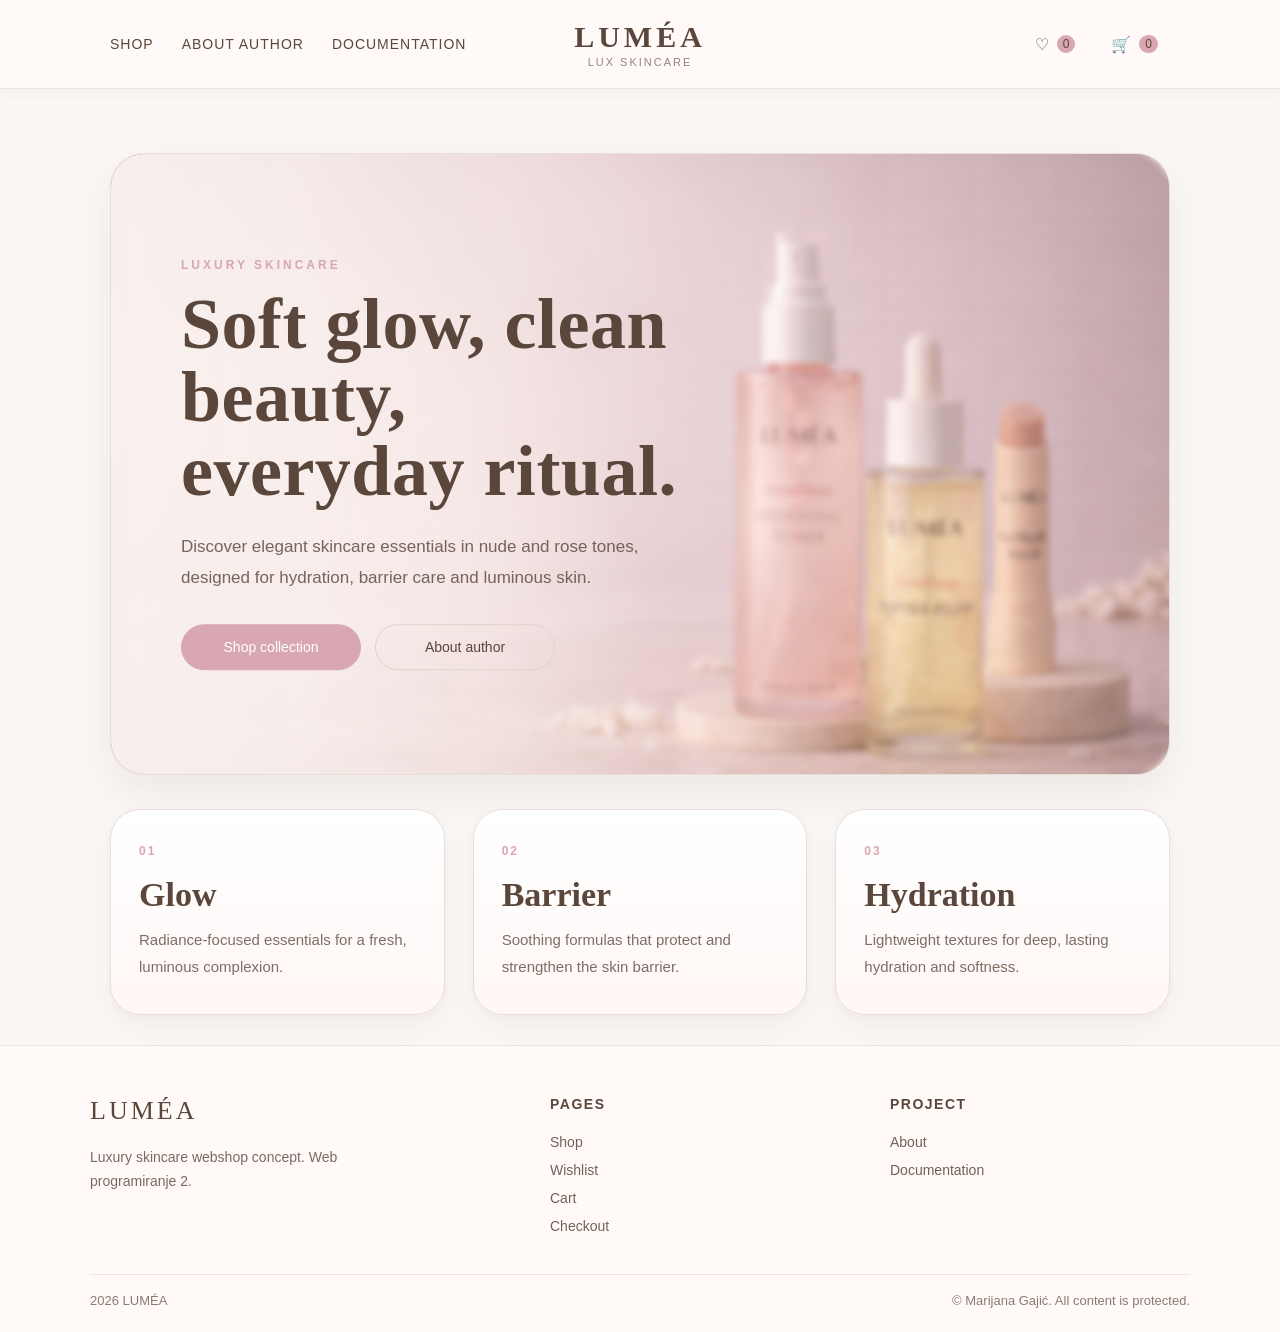
<file: index.html>
<!DOCTYPE html>
<html lang="sr">
<head>
  <meta charset="UTF-8">
  <title>LUMÉA | Luxury Skincare</title>
  <meta name="description" content="LUMÉA luxury skincare webshop">
  <meta name="viewport" content="width=device-width, initial-scale=1.0">

  <link rel="stylesheet" href="assets/css/style.css">
  <link rel="icon" type="image/png" href="assets/img/favicon.png">
</head>
<body>

  <div id="header"></div>

  <main class="container">
    <section class="hero-banner">
      <img src="assets/img/hero-banner.jpg" alt="LUMÉA luxury skincare banner" class="hero-banner__img">

      <div class="hero-banner__overlay"></div>

      <div class="hero-banner__content">
        <p class="hero-banner__eyebrow">Luxury skincare</p>
        <h1>Soft glow, clean beauty, everyday ritual.</h1>
        <p class="hero-banner__text">
          Discover elegant skincare essentials in nude and rose tones,
          designed for hydration, barrier care and luminous skin.
        </p>

        <div class="hero-banner__actions">
          <a href="shop.html" class="btn btn--primary">Shop collection</a>
          <a href="about.html" class="btn btn--ghost">About author</a>
        </div>
      </div>
    </section>

   <section class="home-features home-features--premium">

  <article class="feature-card">
    <span class="feature-card__number">01</span>
    <h3>Glow</h3>
    <p>Radiance-focused essentials for a fresh, luminous complexion.</p>
  </article>

  <article class="feature-card">
    <span class="feature-card__number">02</span>
    <h3>Barrier</h3>
    <p>Soothing formulas that protect and strengthen the skin barrier.</p>
  </article>

  <article class="feature-card">
    <span class="feature-card__number">03</span>
    <h3>Hydration</h3>
    <p>Lightweight textures for deep, lasting hydration and softness.</p>
  </article>

</section>
  </main>

  <div id="footer"></div>

  <script src="assets/js/app.js"></script>
</body>
</html>
</file>
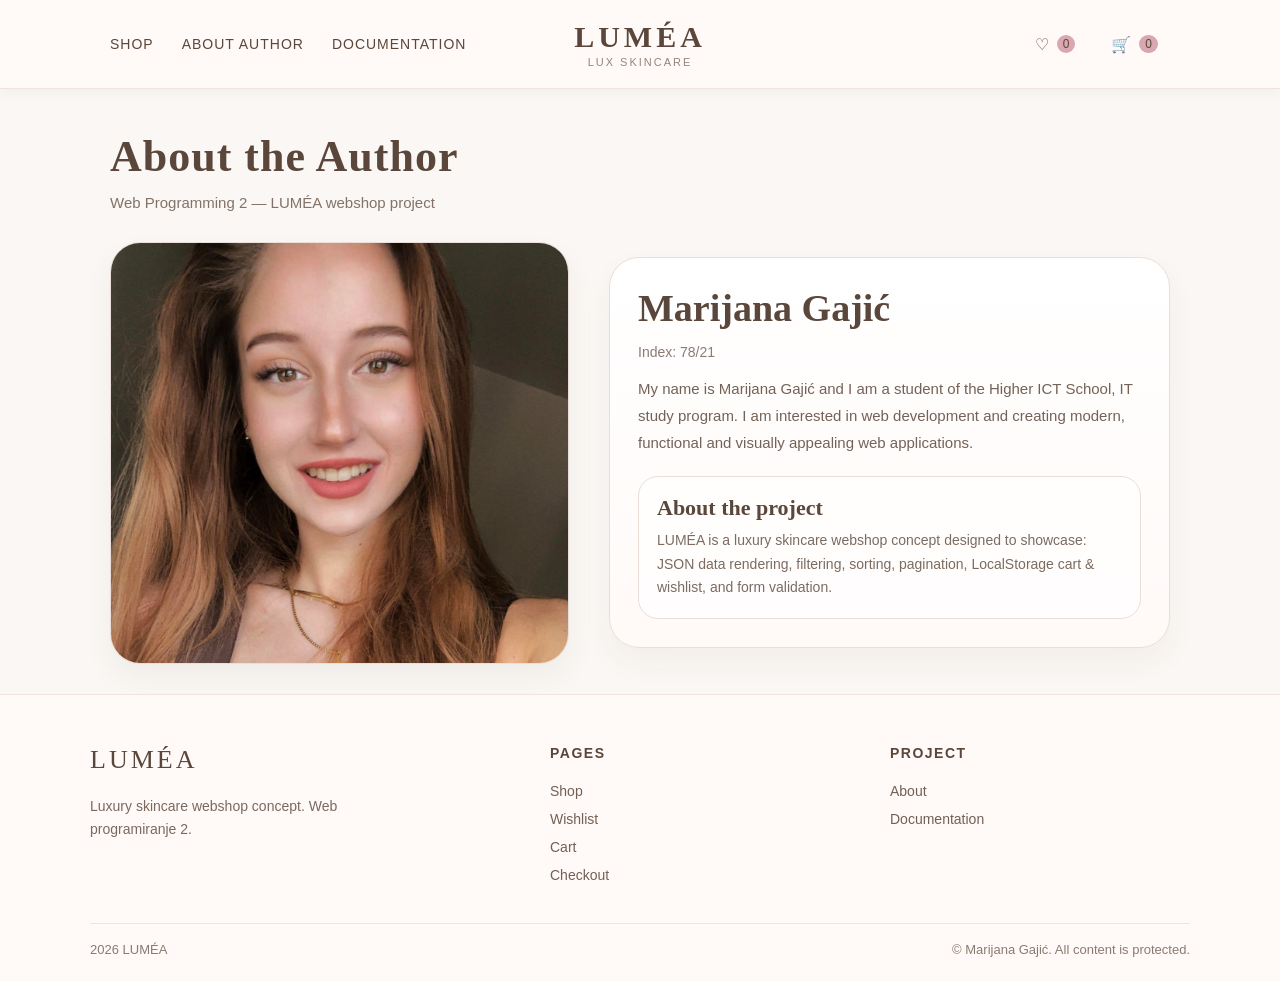
<file: about.html>
<!DOCTYPE html>
<html lang="sr">
<head>
  <meta charset="UTF-8" />
  <title>LUMÉA | About</title>
  <meta name="description" content="About the author - LUMÉA project." />
  <meta name="viewport" content="width=device-width, initial-scale=1.0" />
  <link rel="stylesheet" href="assets/css/style.css" />
  <link rel="icon" type="image/png" href="assets/img/favicon.png">
</head>
<body>

  <div id="header"></div>

  <main class="container">
    <header class="page-header">
      <h1>About the Author</h1>
      <p>Web Programming 2 — LUMÉA webshop project</p>
    </header>

    <section class="about">
      <!-- LEVO SLIKA -->
      <div class="about__image">
        <img src="assets/img/me.jpg" alt="Author photo">
      </div>

      <!-- DESNO INFO -->
      <div class="about__content">
        <h2>Marijana Gajić</h2>
        <p class="about__meta">Index: 78/21</p>

        <p class="about__text">
          My name is Marijana Gajić and I am a student of the Higher ICT School,
         IT study program. I am interested in web development and creating
         modern, functional and visually appealing web applications.
        </p>

        <div class="about__box">
          <h3>About the project</h3>
          <p>
            LUMÉA is a luxury skincare webshop concept designed to showcase:
            JSON data rendering, filtering, sorting, pagination,
            LocalStorage cart & wishlist, and form validation.
          </p>
        </div>
      </div>
    </section>
  </main>

  <div id="footer"></div>

  <script src="assets/js/app.js"></script>
</body>
</html>
</file>
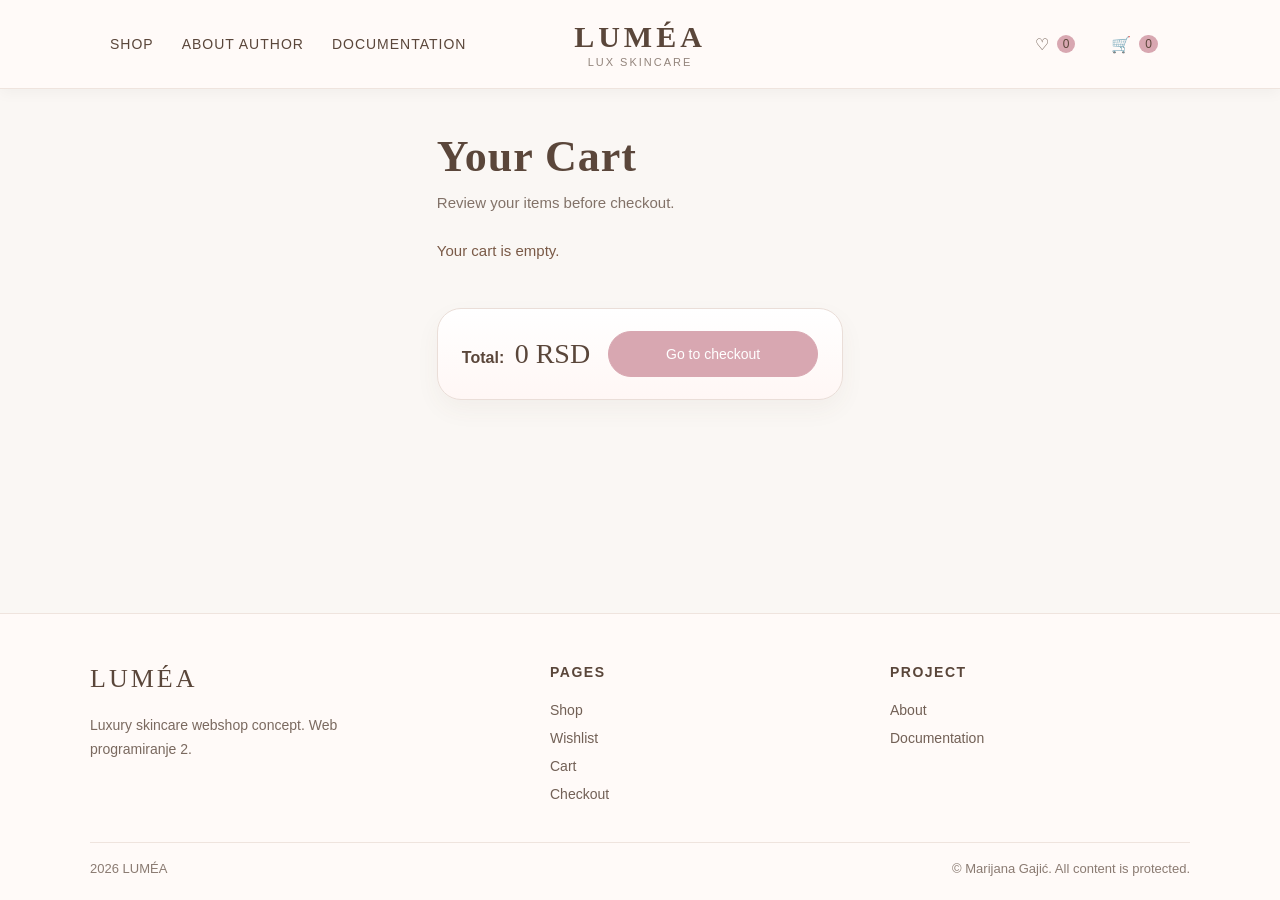
<file: cart.html>
<!DOCTYPE html>
<html lang="sr">
<head>
  <meta charset="UTF-8" />
  <title>LUMÉA | Cart</title>
  <meta name="description" content="Your LUMÉA cart." />
  <meta name="viewport" content="width=device-width, initial-scale=1.0" />
  <link rel="stylesheet" href="assets/css/style.css" />
  <link rel="icon" type="image/png" href="assets/img/favicon.png">

</head>
<body>
  <div id="header"></div>

  <main class="container">
    <header class="page-header">
      <h1>Your Cart</h1>
      <p>Review your items before checkout.</p>
    </header>

    <section id="cartStatus" class="status" aria-live="polite"></section>
    <section id="cartList" class="cart"></section>

    <div class="cart-total">
      <div>
        <strong>Total:</strong> <span id="totalPrice">0 RSD</span>
      </div>
      <a class="btn btn--primary" href="checkout.html">Go to checkout</a>
    </div>
  </main>

  <div id="footer"></div>

  <script src="assets/js/app.js"></script>
  <script src="assets/js/cart.js"></script>
</body>
</html>
</file>
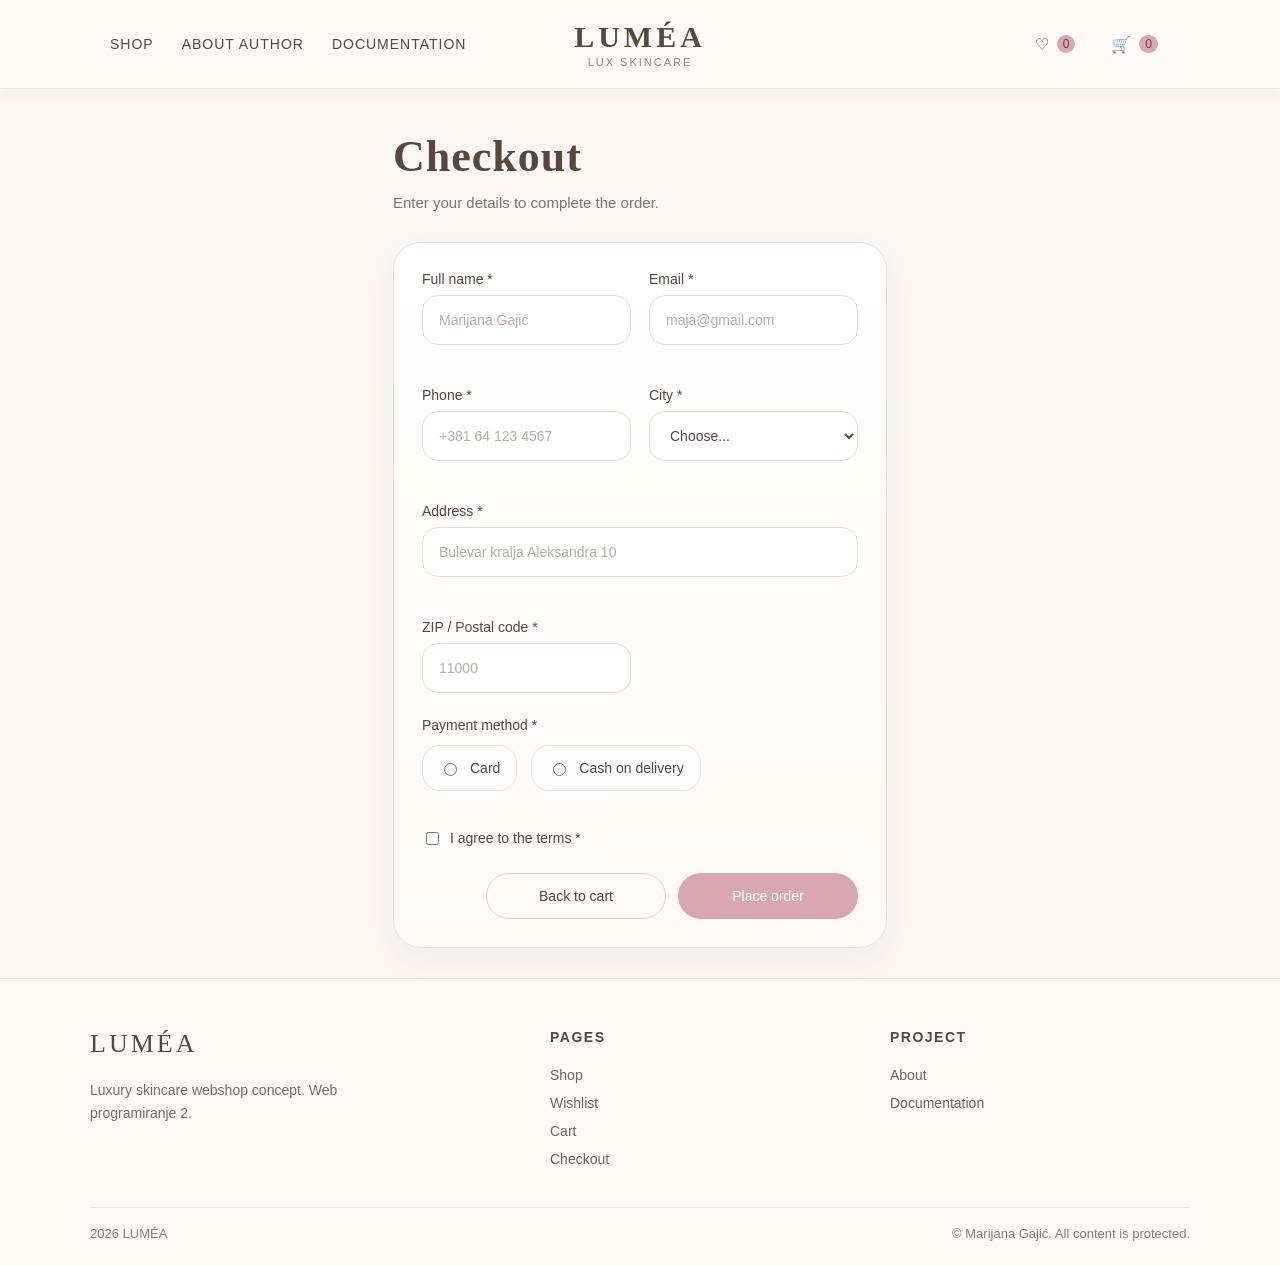
<file: checkout.html>
<!DOCTYPE html>
<html lang="sr">
<head>
  <meta charset="UTF-8" />
  <title>LUMÉA | Checkout</title>
  <meta name="description" content="Checkout - LUMÉA luxury skincare." />
  <meta name="viewport" content="width=device-width, initial-scale=1.0" />
  <link rel="stylesheet" href="assets/css/style.css" />
  <link rel="icon" type="image/png" href="assets/img/favicon.png">

</head>
<body>
  <div id="header"></div>

  <main class="container">
    <header class="page-header">
      <h1>Checkout</h1>
      <p>Enter your details to complete the order.</p>
    </header>

    <section id="formStatus" class="status" aria-live="polite"></section>

    <form id="checkoutForm" class="form" novalidate>
      <div class="form-grid">
        <div class="field">
          <label for="fullName">Full name *</label>
          <input id="fullName" class="input" type="text" placeholder="Marijana Gajić" />
          <small class="error" id="errFullName"></small>
        </div>

        <div class="field">
          <label for="email">Email *</label>
          <input id="email" class="input" type="email" placeholder="maja@gmail.com" />
          <small class="error" id="errEmail"></small>
        </div>

        <div class="field">
          <label for="phone">Phone *</label>
          <input id="phone" class="input" type="tel" placeholder="+381 64 123 4567" />
          <small class="error" id="errPhone"></small>
        </div>

        <div class="field">
          <label for="city">City *</label>
          <select id="city" class="select">
            <option value="">Choose...</option>
            <option>Beograd</option>
            <option>Novi Sad</option>
            <option>Niš</option>
            <option>Kragujevac</option>
            <option>Subotica</option>
          </select>
          <small class="error" id="errCity"></small>
        </div>

        <div class="field field--full">
          <label for="address">Address *</label>
          <input id="address" class="input" type="text" placeholder="Bulevar kralja Aleksandra 10" />
          <small class="error" id="errAddress"></small>
        </div>

        <div class="field">
          <label for="zip">ZIP / Postal code *</label>
          <input id="zip" class="input" type="text" placeholder="11000" />
          <small class="error" id="errZip"></small>
        </div>
      </div>

      <div class="field">
        <label>Payment method *</label>
        <div class="radios">
          <label class="radio">
            <input type="radio" name="payment" value="card" />
            Card
          </label>
          <label class="radio">
            <input type="radio" name="payment" value="cod" />
            Cash on delivery
          </label>
        </div>
        <small class="error" id="errPayment"></small>
      </div>

      <label class="check" style="margin-top:10px;">
        <input id="terms" type="checkbox" />
        I agree to the terms *
      </label>
      <small class="error" id="errTerms"></small>

      <div class="checkout-actions">
        <a class="btn btn--ghost" href="cart.html">Back to cart</a>
        <button class="btn btn--primary" type="submit">Place order</button>
      </div>
    </form>
  </main>

  <div id="footer"></div>

  <script src="assets/js/app.js"></script>
  <script src="assets/js/checkout.js"></script>
</body>
</html>
</file>
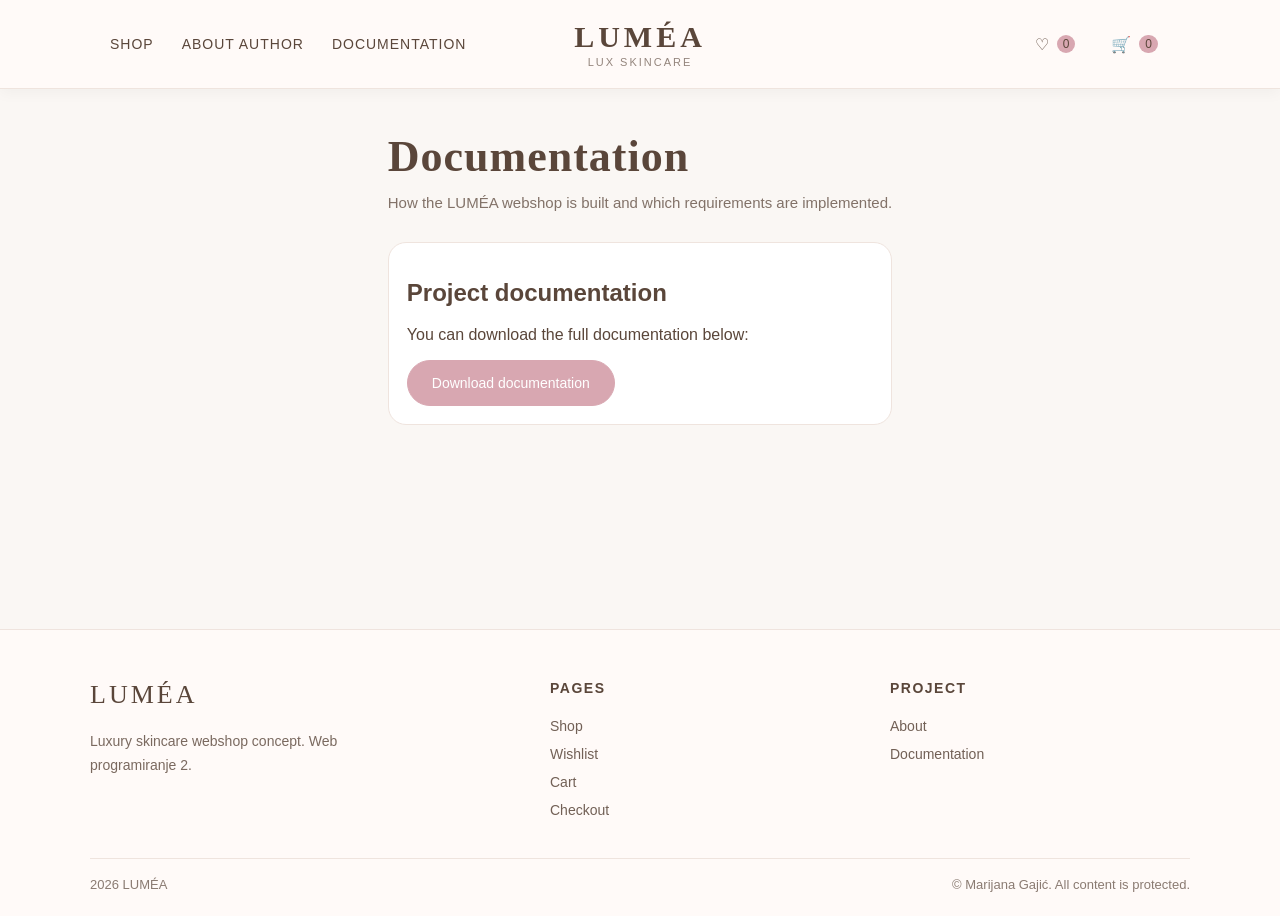
<file: docs.html>
<!DOCTYPE html>
<html lang="sr">
<head>
  <meta charset="UTF-8" />
  <title>LUMÉA | Documentation</title>
  <meta name="description" content="Documentation - LUMÉA project." />
  <meta name="viewport" content="width=device-width, initial-scale=1.0" />
  <link rel="stylesheet" href="assets/css/style.css" />
  <link rel="icon" type="image/png" href="assets/img/favicon.png">
</head>
<body>
  <div id="header"></div>

  <main class="container doc-page">
    <header class="page-header">
      <h1>Documentation</h1>
      <p>How the LUMÉA webshop is built and which requirements are implemented.</p>
    </header>

    <section class="card-like doc">
      <h2>Project documentation</h2>
      <p>You can download the full documentation below:</p>

  <a href="dokumentacija.pdf" class="btn btn--primary" target="_blank">
  Download documentation
</a>

    </section>
  </main>

  <div id="footer"></div>

  <script src="assets/js/app.js"></script>
</body>
</html>
</file>
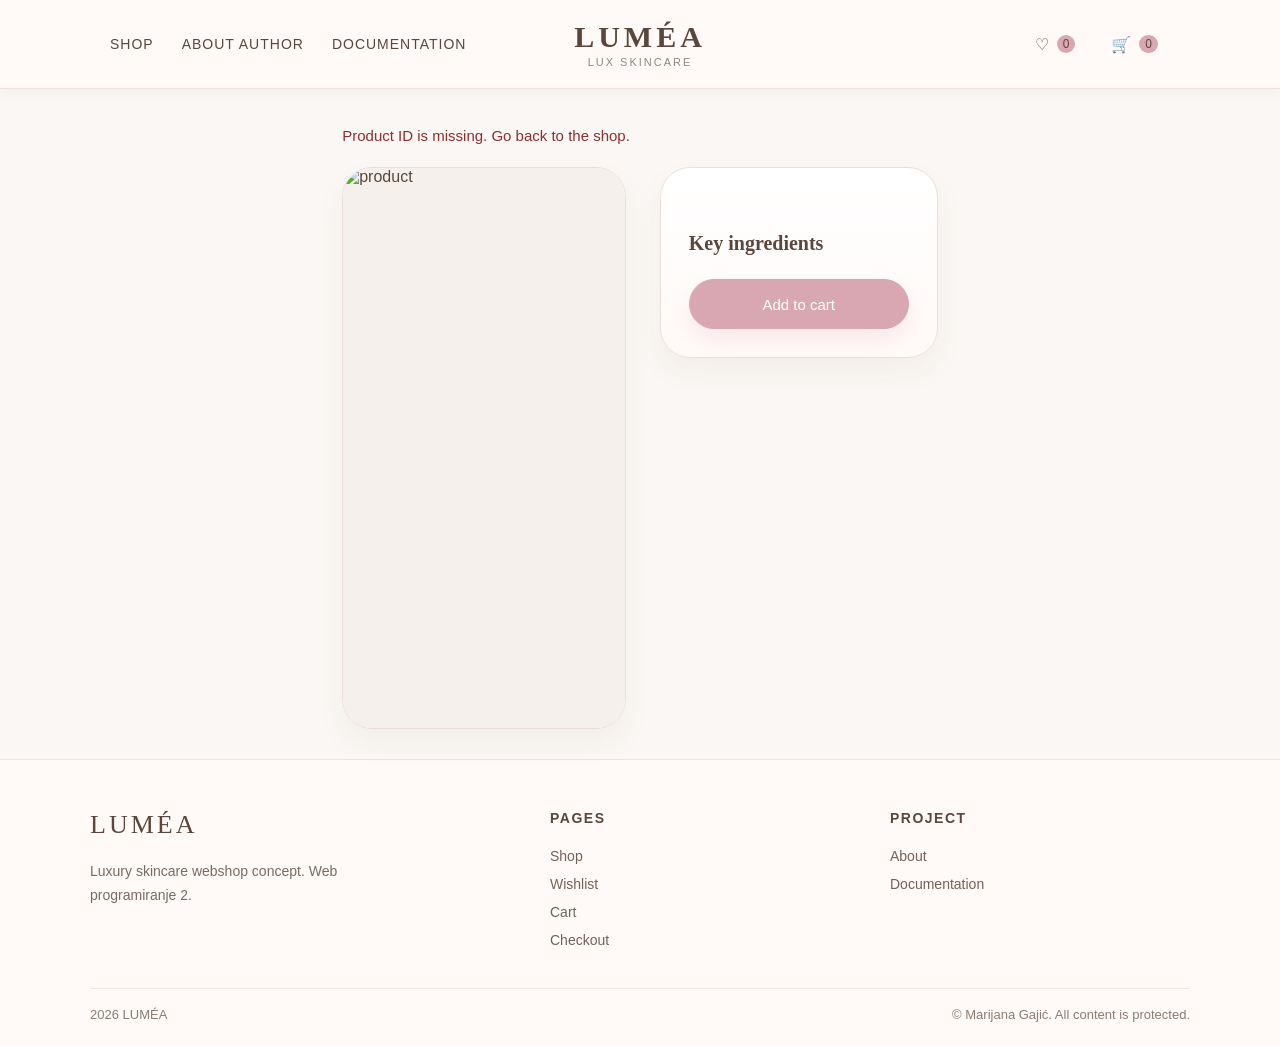
<file: product.html>
<!DOCTYPE html>
<html lang="sr">
<head>
  <meta charset="UTF-8" />
  <title>LUMÉA | Product</title>
  <meta name="description" content="LUMÉA product details." />
  <meta name="viewport" content="width=device-width, initial-scale=1.0" />
  <link rel="stylesheet" href="assets/css/style.css" />
  <link rel="icon" type="image/png" href="assets/img/favicon.png">

</head>
<body>
  <div id="header"></div>

  <main class="container">
    <section id="productStatus" class="status" aria-live="polite"></section>

    <section id="productWrap" class="product" hidden>
      <div class="product__media">
        <img id="productImg" alt="product" />
      </div>

      <div class="product__info">
        <div class="product__badges" id="productBadges"></div>
        <h1 id="productName"></h1>
        <p class="product__meta" id="productMeta"></p>

        <div class="product__price" id="productPrice"></div>

        <p id="productDesc" class="product__desc"></p>

        <h3>Key ingredients</h3>
        <ul id="productIngredients" class="list"></ul>

        <button id="addBtn" class="btn btn--primary" type="button">Add to cart</button>
      </div>
    </section>
  </main>

  <div id="footer"></div>

  <script src="assets/js/app.js"></script>
  <script src="assets/js/product.js"></script>
</body>
</html>
</file>
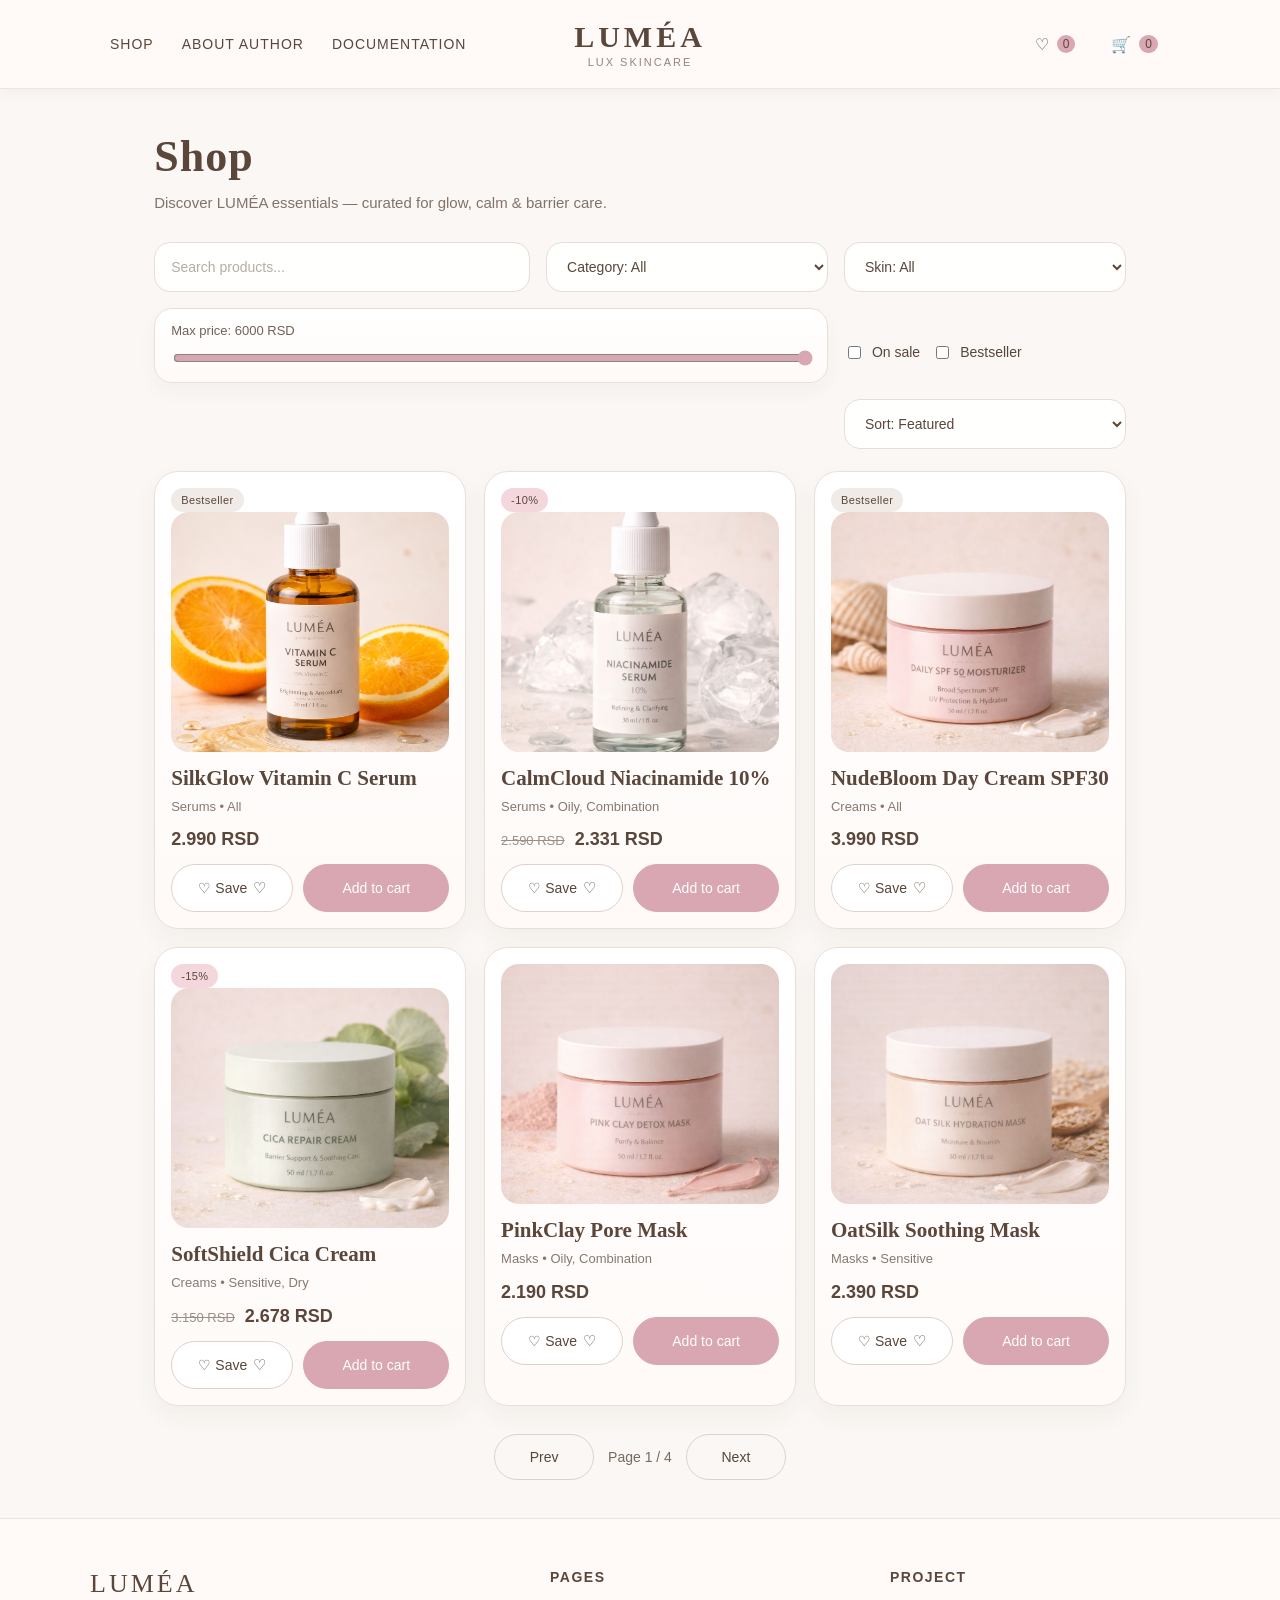
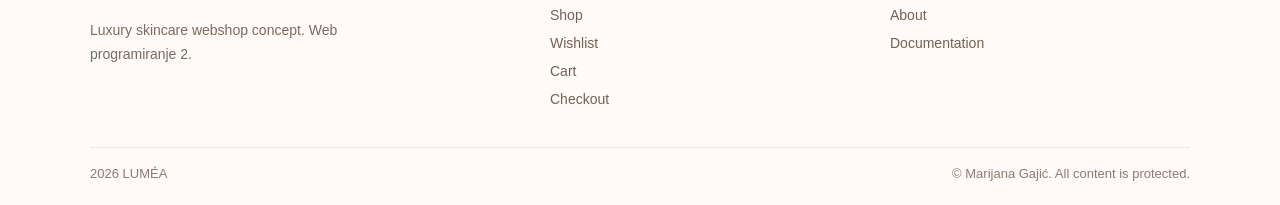
<file: shop.html>
<!DOCTYPE html>
<html lang="sr">
<head>
  <meta charset="UTF-8" />
  <title>LUMÉA | Shop</title>
  <meta name="description" content="Shop LUMÉA luxury skincare." />
  <meta name="viewport" content="width=device-width, initial-scale=1.0" />

  <link rel="stylesheet" href="assets/css/style.css" />
  <link rel="icon" type="image/png" href="assets/img/favicon.png">

</head>
<body>
  <div id="header"></div>

  <main class="container">
    <header class="page-header">
      <h1>Shop</h1>
      <p>Discover LUMÉA essentials — curated for glow, calm & barrier care.</p>
    </header>

    <section class="shop-toolbar">
      <input id="searchInput" class="input" type="search" placeholder="Search products..." />
    
      <select id="categorySelect" class="select">
        <option value="all">Category: All</option>
        <option value="Serums">Serums</option>
        <option value="Creams">Creams</option>
        <option value="Masks">Masks</option>
        <option value="Cleansers">Cleansers</option>
        <option value="Toners">Toners</option>
        <option value="Oils">Oils</option>
        <option value="Gift Sets">Gift Sets</option>
        <option value="Body">Body</option>
      </select>
    
      <select id="skinSelect" class="select">
        <option value="all">Skin: All</option>
        <option value="All">All</option>
        <option value="Oily">Oily</option>
        <option value="Combination">Combination</option>
        <option value="Dry">Dry</option>
        <option value="Sensitive">Sensitive</option>
        <option value="Normal">Normal</option>
      </select>
    
      <div class="range-wrap">
        <label class="range-label" for="priceRange">
          Max price: <span id="priceValue">5000</span> RSD
        </label>
        <input id="priceRange" class="range" type="range" min="500" max="6000" step="100" value="6000" />
      </div>
    
      <div class="checks">
        <label class="check"><input id="saleOnly" type="checkbox" /> On sale</label>
        <label class="check"><input id="bestOnly" type="checkbox" /> Bestseller</label>
      </div>
    
      <select id="sortSelect" class="select">
        <option value="featured">Sort: Featured</option>
        <option value="price-asc">Price: Low → High</option>
        <option value="price-desc">Price: High → Low</option>
        <option value="rating-desc">Rating: High → Low</option>
        <option value="name-asc">Name: A → Z</option>
      </select>
    </section>
    

    <section id="status" class="status" aria-live="polite"></section>

    <section id="productGrid" class="grid"></section>

    <nav class="pagination" aria-label="Pagination">
      <button id="prevBtn" class="btn btn--ghost" type="button">Prev</button>
      <div id="pageInfo" class="page-info">Page 1</div>
      <button id="nextBtn" class="btn btn--ghost" type="button">Next</button>
    </nav>
  </main>

  <div id="footer"></div>

  <script src="assets/js/app.js"></script>
  <script src="assets/js/shop.js"></script>
</body>
</html>
</file>
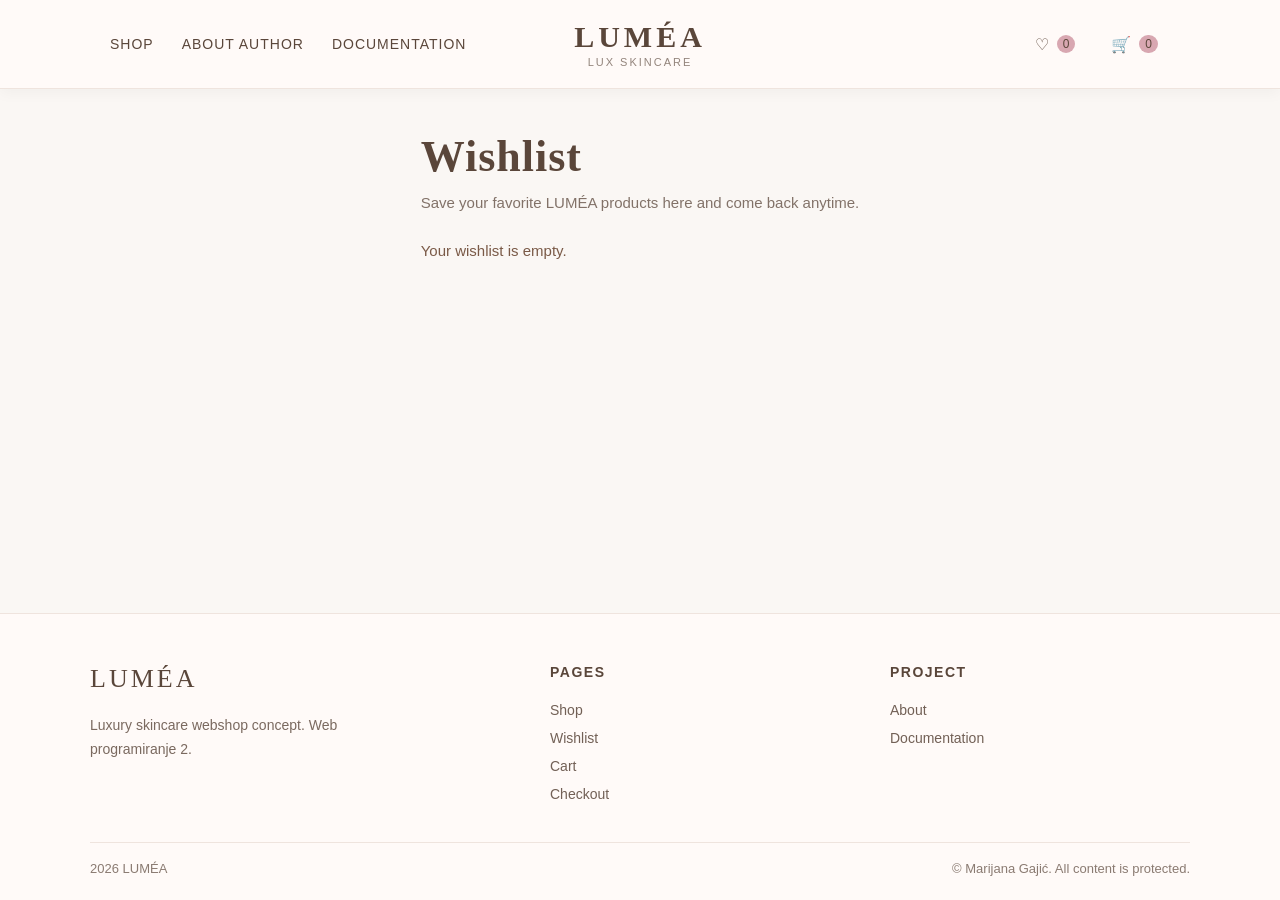
<file: wishlist.html>
<!DOCTYPE html>
<html lang="sr">
<head>
  <meta charset="UTF-8" />
  <title>LUMÉA | Wishlist</title>
  <meta name="description" content="Your LUMÉA wishlist." />
  <meta name="viewport" content="width=device-width, initial-scale=1.0" />
  <link rel="stylesheet" href="assets/css/style.css" />
  <link rel="icon" type="image/png" href="assets/img/favicon.png">

</head>
<body>
  <div id="header"></div>

  <main class="container">
    <header class="page-header">
      <h1>Wishlist</h1>
      <p>Save your favorite LUMÉA products here and come back anytime.</p>
    </header>

    <section id="wishStatus" class="status" aria-live="polite"></section>
    <section id="wishGrid" class="grid"></section>
  </main>

  <div id="footer"></div>

  <script src="assets/js/app.js"></script>
  <script src="assets/js/wishlist.js"></script>
</body>
</html>
</file>
<file: assets/css/style.css>
:root {
  --beige: #FAF7F4;
  --brown: #5A463A;
  --pink: #D8A7B1;
}

* {
  transition: all 0.2s ease;
  box-sizing: border-box;
}

body {
  margin: 0;
  font-family: 'Poppins', sans-serif;
  background-color: var(--beige);
  color: var(--brown);
}

.container {
  max-width: 1100px;
  margin: 0 auto;
  padding: 30px 20px;
}

.link {
  color: inherit;
  text-decoration: none;
}

.link:hover {
  text-decoration: underline;
}

/* header */

.site-header {
  position: sticky;
  top: 0;
  z-index: 100;
  background: #fffaf8;
  border-bottom: 1px solid #efe4de;
  box-shadow: 0 4px 14px rgba(0, 0, 0, 0.04);
}

.header-inner {
  position: relative;
  max-width: 1100px;
  margin: 0 auto;
  padding: 18px 20px;
  min-height: 88px;
  display: flex;
  align-items: center;
  justify-content: space-between;
}

.site-header ul,
.site-header li {
  list-style: none;
  margin: 0;
  padding: 0;
}

.logo {
  position: absolute;
  left: 50%;
  transform: translateX(-50%);
  text-align: center;
  z-index: 2;
}

.brand {
  text-decoration: none;
  color: var(--brown);
  display: inline-flex;
  flex-direction: column;
  align-items: center;
}

.brand__name {
  font-family: 'Playfair Display', serif;
  font-size: 30px;
  letter-spacing: 4px;
  font-weight: 600;
}

.brand__tag {
  font-size: 11px;
  letter-spacing: 2px;
  text-transform: uppercase;
  opacity: 0.65;
  margin-top: 2px;
}

#mainNav {
  width: 100%;
  display: flex;
  align-items: center;
  justify-content: space-between;
  gap: 24px;
}

.nav-left,
.nav-right {
  display: flex;
  align-items: center;
  margin: 0;
  padding: 0;
}

.nav-left {
  gap: 28px;
}

.nav-right {
  gap: 12px;
  margin-left: auto;
}

.nav-left a {
  text-decoration: none;
  color: var(--brown);
  font-size: 14px;
  text-transform: uppercase;
  letter-spacing: 1px;
  position: relative;
}

.nav-left a::after {
  content: "";
  position: absolute;
  left: 0;
  bottom: -6px;
  width: 0;
  height: 1px;
  background: var(--pink);
  transition: 0.3s;
}

.nav-left a:hover::after {
  width: 100%;
}

.nav-right a {
  text-decoration: none;
  color: var(--brown);
  display: inline-flex;
  align-items: center;
  gap: 8px;
  padding: 8px 12px;
  border: 1px solid #efe4de;
  border-radius: 999px;
  background: #fff;
}

.nav-right a:hover {
  transform: translateY(-1px);
}

.site-header a,
.site-header a:hover,
.site-header a:focus,
.site-header a:active,
.site-header a:focus-visible {
  outline: none;
  box-shadow: none;
}

.site-header .brand,
.site-header .brand:hover,
.site-header .brand:focus,
.site-header .brand:active,
.site-header .brand:focus-visible,
.site-header .nav-left a,
.site-header .nav-left a:hover,
.site-header .nav-left a:focus,
.site-header .nav-left a:active,
.site-header .nav-left a:focus-visible,
.site-header .nav-right a,
.site-header .nav-right a:hover,
.site-header .nav-right a:focus,
.site-header .nav-right a:active,
.site-header .nav-right a:focus-visible {
  border: none !important;
  outline: none !important;
  box-shadow: none !important;
  background: transparent !important;
  text-decoration: none;
}

.site-header .nav-right .badge,
.site-header .nav-right a:hover .badge,
.site-header .nav-right a:focus .badge,
.site-header .nav-right a:active .badge {
  background: var(--pink) !important;
  color: var(--brown) !important;
  opacity: 1 !important;
  visibility: visible !important;
}

/* zajednicko */

.page-header {
  margin-bottom: 26px;
  padding-top: 12px;
}

.page-header h1 {
  margin: 0 0 8px;
  font-family: 'Playfair Display', serif;
  font-size: 44px;
  font-weight: 600;
  letter-spacing: 1px;
  color: var(--brown);
}

.page-header p {
  margin: 0;
  font-size: 15px;
  line-height: 1.7;
  color: rgba(90, 70, 58, 0.75);
}

.status {
  min-height: 24px;
  margin: 8px 0 16px;
  font-size: 15px;
}

.status:empty {
  display: none;
}

.status--warn {
  color: #7a5a47;
}

.status--error {
  color: #8b2f2f;
}

.input,
.select {
  width: 100%;
  min-height: 50px;
  padding: 12px 16px;
  border-radius: 16px;
  border: 1px solid #e7ddd7;
  background: rgba(255, 255, 255, 0.95);
  color: var(--brown);
  font-size: 14px;
}

.input:focus,
.select:focus {
  outline: none;
  border-color: #d8a7b1;
  box-shadow: 0 0 0 4px rgba(216, 167, 177, 0.12);
}

.input::placeholder {
  color: rgba(90, 70, 58, 0.45);
}

.grid {
  display: grid;
  grid-template-columns: repeat(3, 1fr);
  gap: 18px;
}

.card {
  background: #fff;
  border: 1px solid #efe4de;
  border-radius: 18px;
  padding: 14px;
  box-shadow: 0 8px 20px rgba(0, 0, 0, 0.04);
}

.card__img {
  border-radius: 14px;
  overflow: hidden;
  background: #f6f0ec;
}

.card__img img {
  width: 100%;
  height: 180px;
  object-fit: cover;
  display: block;
}

.card__title {
  margin: 12px 0 6px;
  font-size: 18px;
}

.card__meta {
  margin: 0 0 10px;
  font-size: 13px;
  opacity: 0.75;
}

.card__price {
  display: flex;
  gap: 10px;
  align-items: baseline;
  margin: 10px 0 12px;
}

.old {
  text-decoration: line-through;
  opacity: 0.6;
  font-size: 13px;
}

.now {
  font-weight: 700;
}

.card__actions {
  display: flex;
  gap: 10px;
}

.card__actions .btn--ghost {
  width: 45%;
}

.card__actions .btn--primary {
  width: 55%;
}

.pill {
  display: inline-block;
  padding: 6px 10px;
  border-radius: 999px;
  background: #f1ebe7;
  font-size: 12px;
  margin-right: 6px;
}

.pill--sale {
  background: #f3d7dd;
}

.pill--new {
  background: #e6d9ff;
}

.badge {
  display: inline-flex;
  align-items: center;
  justify-content: center;
  min-width: 18px;
  height: 18px;
  padding: 0 6px;
  border-radius: 999px;
  background: var(--pink);
  font-size: 12px;
  line-height: 1;
}

.btn {
  display: inline-flex;
  align-items: center;
  justify-content: center;
  text-decoration: none;
  border: 0;
  border-radius: 999px;
  padding: 14px 24px;
  cursor: pointer;
  font-size: 14px;
  font-weight: 500;
}

.btn--primary {
  background: var(--pink);
  color: #fff;
  border: 1px solid var(--pink);
}

.btn--primary:hover {
  background: #c9929f;
  border-color: #c9929f;
  transform: translateY(-2px);
}

.btn--ghost {
  background: transparent;
  color: var(--brown);
  border: 1px solid #dfd1ca;
}

.btn--ghost:hover {
  background: #fff;
  transform: translateY(-2px);
}

.check {
  display: inline-flex;
  align-items: center;
  gap: 8px;
  font-size: 14px;
  color: var(--brown);
}

.check input {
  accent-color: #d8a7b1;
}

.error {
  color: #b45463;
  font-size: 12px;
  min-height: 16px;
}

.pagination {
  display: flex;
  gap: 14px;
  align-items: center;
  justify-content: center;
  margin: 28px 0 8px;
}

.pagination .btn {
  min-width: 100px;
}

.page-info {
  font-size: 14px;
  color: var(--brown);
  opacity: 0.8;
}

.card-like {
  background: #fff;
  border: 1px solid #efe4de;
  border-radius: 18px;
  padding: 18px;
}

.doc code {
  background: #f6f0ec;
  padding: 2px 6px;
  border-radius: 8px;
}

.doc h2 {
  margin-top: 18px;
}

.cart-link a,
.wish-link a {
  position: relative;
  display: inline-flex;
  gap: 8px;
  align-items: center;
}

.btn[data-wish] {
  transition: 0.2s;
  position: relative;
  overflow: hidden;
}

.btn[data-wish].saved {
  border-color: var(--pink);
  color: var(--pink);
  font-weight: 600;
  background: rgba(216, 167, 177, 0.08);
}

.btn[data-wish]::after {
  content: "♡";
  margin-left: 6px;
  font-size: 15px;
}

.btn[data-wish]:hover::after {
  transform: scale(1.2);
}

@media (max-width: 900px) {
  .grid {
    grid-template-columns: repeat(2, 1fr);
  }

  .page-header h1 {
    font-size: 36px;
  }
}

@media (max-width: 600px) {
  .page-header h1 {
    font-size: 30px;
  }
}

@media (max-width: 520px) {
  .grid {
    grid-template-columns: 1fr;
  }
}

/* footer */

.site-footer {
  margin-top: 70px;
  background: #fffaf8;
  border-top: 1px solid #efe4de;
}

.footer-inner {
  display: grid;
  grid-template-columns: 1.4fr 1fr 1fr;
  gap: 40px;
  padding: 50px 0 30px;
}

.footer-col {
  display: flex;
  flex-direction: column;
  gap: 12px;
}

.footer-brand {
  font-family: 'Playfair Display', serif;
  font-size: 26px;
  letter-spacing: 3px;
  color: var(--brown);
  margin-bottom: 8px;
}

.footer-col p {
  margin: 0;
  line-height: 1.7;
  font-size: 14px;
  opacity: 0.8;
  max-width: 320px;
}

.footer-title {
  font-size: 14px;
  font-weight: 600;
  letter-spacing: 1.5px;
  text-transform: uppercase;
  color: var(--brown);
  margin-bottom: 10px;
}

.site-footer a {
  color: var(--brown);
  text-decoration: none;
  font-size: 14px;
  opacity: 0.85;
}

.site-footer a:hover {
  color: var(--pink);
  opacity: 1;
  padding-left: 4px;
}

.footer-bottom {
  border-top: 1px solid #efe4de;
  display: flex;
  justify-content: space-between;
  align-items: center;
  padding: 18px 0 24px;
  margin-top: 10px;
}

.muted {
  opacity: 0.7;
  font-size: 13px;
}

@media (max-width: 820px) {
  .footer-inner {
    grid-template-columns: 1fr;
    gap: 28px;
    padding: 35px 0 20px;
  }

  .footer-bottom {
    flex-direction: column;
    align-items: flex-start;
    gap: 8px;
  }
}

/* pocetna */

.hero-banner {
  position: relative;
  width: 100%;
  min-height: 620px;
  border-radius: 34px;
  overflow: hidden;
  margin: 34px 0 28px;
  border: 1px solid #eaded8;
  box-shadow: 0 18px 42px rgba(90, 70, 58, 0.08);
  background: #f4e7e7;
}

.hero-banner__img {
  width: 100%;
  height: 620px;
  object-fit: cover;
  display: block;
}

.hero-banner__overlay {
  position: absolute;
  inset: 0;
  background:
    linear-gradient(
      90deg,
      rgba(248, 241, 239, 0.96) 0%,
      rgba(248, 241, 239, 0.88) 18%,
      rgba(248, 241, 239, 0.65) 36%,
      rgba(248, 241, 239, 0.28) 54%,
      rgba(248, 241, 239, 0.04) 72%,
      rgba(248, 241, 239, 0) 100%
    );
  backdrop-filter: blur(3px);
  z-index: 1;
}

.hero-banner__content {
  position: absolute;
  top: 50%;
  left: 70px;
  transform: translateY(-50%);
  z-index: 2;
  max-width: 520px;
}

.hero-banner__eyebrow {
  margin: 0 0 16px;
  font-size: 12px;
  letter-spacing: 3px;
  text-transform: uppercase;
  color: #d8a7b1;
  font-weight: 600;
}

.hero-banner__content h1 {
  margin: 0;
  font-family: 'Playfair Display', serif;
  font-size: 72px;
  line-height: 1.02;
  letter-spacing: 0.5px;
  color: var(--brown);
}

.hero-banner__text {
  margin: 24px 0 0;
  max-width: 460px;
  font-size: 17px;
  line-height: 1.8;
  color: rgba(90, 70, 58, 0.82);
}

.hero-banner__actions {
  display: flex;
  gap: 14px;
  flex-wrap: wrap;
  margin-top: 30px;
}

.hero-banner__actions .btn {
  min-width: 180px;
}

.home-features--premium {
  display: grid;
  grid-template-columns: repeat(3, 1fr);
  gap: 28px;
  margin-top: 34px;
}

.home-features--premium .feature-card {
  position: relative;
  padding: 34px 28px;
  border-radius: 30px;
  background: linear-gradient(180deg, #ffffff 0%, #fff7f6 100%);
  border: 1px solid #eaded8;
  box-shadow:
    0 12px 28px rgba(90, 70, 58, 0.05),
    0 2px 6px rgba(90, 70, 58, 0.03);
  overflow: hidden;
}

.home-features--premium .feature-card::after {
  content: "";
  position: absolute;
  inset: 0;
  background: radial-gradient(circle at top left, rgba(216, 167, 177, 0.12), transparent 60%);
  opacity: 0;
}

.home-features--premium .feature-card:hover {
  transform: translateY(-8px);
  box-shadow: 0 22px 40px rgba(90, 70, 58, 0.08);
}

.home-features--premium .feature-card:hover::after {
  opacity: 1;
}

.feature-card__number {
  font-size: 12px;
  letter-spacing: 2px;
  color: var(--pink);
  font-weight: 600;
  display: block;
  margin-bottom: 18px;
}

.home-features--premium .feature-card h3 {
  margin: 0 0 12px;
  font-size: 34px;
  font-family: 'Playfair Display', serif;
  color: var(--brown);
}

.home-features--premium .feature-card:hover h3 {
  color: var(--pink);
}

.home-features--premium .feature-card p {
  margin: 0;
  font-size: 15px;
  line-height: 1.8;
  color: rgba(90, 70, 58, 0.78);
}

@media (max-width: 1100px) {
  .hero-banner {
    min-height: 560px;
  }

  .hero-banner__img {
    height: 560px;
  }

  .hero-banner__content {
    left: 48px;
    max-width: 470px;
  }

  .hero-banner__content h1 {
    font-size: 58px;
  }
}

@media (max-width: 900px) {
  .hero-banner {
    min-height: 520px;
    border-radius: 26px;
  }

  .hero-banner__img {
    height: 520px;
  }

  .hero-banner__overlay {
    background:
      linear-gradient(
        180deg,
        rgba(248, 241, 239, 0.90) 0%,
        rgba(248, 241, 239, 0.78) 34%,
        rgba(248, 241, 239, 0.38) 65%,
        rgba(248, 241, 239, 0.10) 100%
      );
  }

  .hero-banner__content {
    left: 28px;
    right: 28px;
    max-width: 100%;
  }

  .hero-banner__content h1 {
    font-size: 46px;
  }

  .hero-banner__text {
    max-width: 100%;
    font-size: 15px;
  }

  .home-features--premium {
    grid-template-columns: 1fr;
    gap: 20px;
  }

  .home-features--premium .feature-card {
    padding: 26px 22px;
    border-radius: 24px;
  }

  .home-features--premium .feature-card h3 {
    font-size: 28px;
  }
}

@media (max-width: 600px) {
  .hero-banner {
    min-height: 460px;
    margin-top: 24px;
  }

  .hero-banner__img {
    height: 460px;
  }

  .hero-banner__content {
    left: 20px;
    right: 20px;
  }

  .hero-banner__content h1 {
    font-size: 36px;
  }

  .hero-banner__actions {
    flex-direction: column;
    align-items: stretch;
  }

  .hero-banner__actions .btn {
    width: 100%;
    min-width: 0;
  }
}

/* shop */

.shop-toolbar {
  display: grid;
  grid-template-columns: 1.2fr 0.9fr 0.9fr;
  gap: 16px;
  align-items: stretch;
  margin: 24px 0 22px;
}

.shop-toolbar > .range-wrap {
  grid-column: 1 / 3;
}

.shop-toolbar > .checks {
  grid-column: 3 / 4;
  align-self: center;
}

.shop-toolbar > #sortSelect {
  grid-column: 3 / 4;
}

#searchInput,
#categorySelect,
#skinSelect,
#sortSelect {
  width: 100%;
}

.range-wrap {
  display: flex;
  flex-direction: column;
  justify-content: center;
  gap: 10px;
  padding: 14px 16px;
  background: linear-gradient(180deg, #ffffff 0%, #fffaf8 100%);
  border: 1px solid #eaded8;
  border-radius: 18px;
  box-shadow: 0 8px 20px rgba(90, 70, 58, 0.04);
}

.range-label {
  font-size: 13px;
  color: var(--brown);
  opacity: 0.85;
}

.range {
  width: 100%;
  accent-color: #d8a7b1;
}

.checks {
  display: flex;
  gap: 12px;
  flex-wrap: wrap;
  align-items: center;
  padding: 6px 0;
}

#status {
  margin-bottom: 6px;
}

#productGrid {
  margin-top: 10px;
}

#productGrid .card {
  position: relative;
  overflow: hidden;
  border-radius: 24px;
  padding: 16px;
  background: linear-gradient(180deg, #ffffff 0%, #fffaf8 100%);
  border: 1px solid #eaded8;
  box-shadow: 0 10px 24px rgba(90, 70, 58, 0.05);
  animation: fadeUpShop 0.45s ease both;
}

#productGrid .card:hover {
  transform: translateY(-5px);
  box-shadow: 0 18px 34px rgba(90, 70, 58, 0.08);
}

#productGrid .card::before {
  content: "";
  position: absolute;
  inset: 0;
  background: linear-gradient(180deg, rgba(255, 255, 255, 0) 0%, rgba(216, 167, 177, 0.08) 100%);
  opacity: 0;
  pointer-events: none;
}

#productGrid .card:hover::before {
  opacity: 1;
}

#productGrid .card__img {
  border-radius: 18px;
  overflow: hidden;
}

#productGrid .card__img img {
  height: 240px;
}

#productGrid .card:hover .card__img img {
  transform: scale(1.05);
}

#productGrid .card__title {
  margin: 14px 0 6px;
  font-size: 21px;
  font-family: 'Playfair Display', serif;
}

#productGrid .card:hover .card__title {
  color: var(--pink);
}

#productGrid .card__meta {
  font-size: 13px;
  opacity: 0.72;
  line-height: 1.6;
}

#productGrid .card__price {
  margin: 12px 0 14px;
}

#productGrid .now {
  font-size: 18px;
}

#productGrid .pill {
  border-radius: 999px;
  padding: 6px 10px;
  font-size: 11px;
  letter-spacing: 0.4px;
}

#productGrid .card__actions {
  display: flex;
  gap: 10px;
  margin-top: 14px;
}

#productGrid .card__actions .btn {
  min-height: 44px;
}

#productGrid .card__actions .btn--ghost {
  flex: 0 0 44%;
  background: #fff;
}

#productGrid .card__actions .btn--primary {
  flex: 1;
}

#productGrid .card:nth-child(2) { animation-delay: 0.05s; }
#productGrid .card:nth-child(3) { animation-delay: 0.1s; }
#productGrid .card:nth-child(4) { animation-delay: 0.15s; }
#productGrid .card:nth-child(5) { animation-delay: 0.2s; }
#productGrid .card:nth-child(6) { animation-delay: 0.25s; }
#productGrid .card:nth-child(7) { animation-delay: 0.3s; }
#productGrid .card:nth-child(8) { animation-delay: 0.35s; }
#productGrid .card:nth-child(9) { animation-delay: 0.4s; }

@keyframes fadeUpShop {
  from {
    opacity: 0;
    transform: translateY(18px);
  }
  to {
    opacity: 1;
    transform: translateY(0);
  }
}

@media (max-width: 1100px) {
  .shop-toolbar {
    grid-template-columns: 1fr 1fr;
  }

  .shop-toolbar > .range-wrap {
    grid-column: 1 / -1;
  }

  .shop-toolbar > .checks,
  .shop-toolbar > #sortSelect {
    grid-column: auto;
  }
}

@media (max-width: 700px) {
  .shop-toolbar {
    grid-template-columns: 1fr;
  }

  .shop-toolbar > .range-wrap,
  .shop-toolbar > .checks,
  .shop-toolbar > #sortSelect {
    grid-column: auto;
  }

  .checks {
    flex-direction: column;
    align-items: flex-start;
    gap: 10px;
  }

  #productGrid .card__img img {
    height: 220px;
  }

  #productGrid .card__actions {
    flex-direction: column;
  }

  #productGrid .card__actions .btn--ghost,
  #productGrid .card__actions .btn--primary {
    flex: 1 1 auto;
    width: 100%;
  }

  .pagination {
    flex-wrap: wrap;
  }
}

/* wishlist */

#wishStatus {
  margin-bottom: 18px;
}

#wishGrid.grid {
  margin-top: 8px;
}

#wishGrid .card {
  position: relative;
  overflow: hidden;
  border-radius: 22px;
  padding: 16px;
  background: linear-gradient(180deg, #ffffff 0%, #fffaf8 100%);
  box-shadow: 0 12px 26px rgba(90, 70, 58, 0.05);
  animation: fadeUpCard 0.5s ease both;
}

#wishGrid .card:hover {
  transform: translateY(-4px);
  box-shadow: 0 16px 30px rgba(90, 70, 58, 0.08);
}

#wishGrid .card::before {
  content: "";
  position: absolute;
  inset: 0;
  background: linear-gradient(180deg, rgba(255, 255, 255, 0) 0%, rgba(216, 167, 177, 0.08) 100%);
  opacity: 0;
  pointer-events: none;
}

#wishGrid .card:hover::before {
  opacity: 1;
}

#wishGrid .card__img {
  position: relative;
  border-radius: 18px;
}

#wishGrid .card__img img {
  height: 220px;
}

#wishGrid .card:hover .card__img img {
  transform: scale(1.05);
}

#wishGrid .card__title {
  font-size: 20px;
  margin-top: 14px;
}

#wishGrid .card:hover .card__title {
  color: var(--pink);
}

#wishGrid .card__meta {
  font-size: 13px;
  opacity: 0.7;
}

#wishGrid .card__price {
  margin: 12px 0 14px;
}

#wishGrid .now {
  font-size: 18px;
  color: var(--brown);
}

#wishGrid .old {
  font-size: 13px;
}

#wishGrid .card__actions {
  display: flex;
  gap: 10px;
  margin-top: 14px;
}

#wishGrid .card__actions .btn {
  flex: 1;
  min-height: 44px;
}

#wishGrid .btn--ghost {
  background: #fff;
}

#wishGrid .card__actions .btn:hover,
.wishlist-empty .btn:hover {
  transform: translateY(-2px);
  box-shadow: 0 10px 18px rgba(90, 70, 58, 0.08);
}

.wishlist-empty {
  text-align: center;
  background: rgba(255, 255, 255, 0.7);
  border: 1px solid #eaded8;
  border-radius: 24px;
  padding: 50px 24px;
  margin-top: 10px;
  animation: fadeUpCard 0.5s ease both;
}

.wishlist-empty h2 {
  margin: 0 0 10px;
  font-family: 'Playfair Display', serif;
  font-size: 32px;
  color: var(--brown);
}

.wishlist-empty p {
  margin: 0 auto 18px;
  max-width: 420px;
  color: rgba(90, 70, 58, 0.75);
  line-height: 1.7;
}

.wishlist-empty .btn {
  min-width: 180px;
}

#wishGrid .card:nth-child(2) { animation-delay: 0.06s; }
#wishGrid .card:nth-child(3) { animation-delay: 0.12s; }
#wishGrid .card:nth-child(4) { animation-delay: 0.18s; }
#wishGrid .card:nth-child(5) { animation-delay: 0.24s; }
#wishGrid .card:nth-child(6) { animation-delay: 0.3s; }

@keyframes fadeUpCard {
  from {
    opacity: 0;
    transform: translateY(18px);
  }
  to {
    opacity: 1;
    transform: translateY(0);
  }
}

@media (max-width: 900px) {
  #wishGrid .card__img img {
    height: 200px;
  }
}

@media (max-width: 600px) {
  #wishGrid .card__actions {
    flex-direction: column;
  }
}

/* cart */

.cart {
  display: grid;
  gap: 12px;
  margin-top: 12px;
}

#cartStatus {
  margin-bottom: 18px;
}

#cartList {
  gap: 16px;
}

#cartList .cart-item {
  display: flex;
  gap: 12px;
  align-items: center;
  background: linear-gradient(180deg, #ffffff 0%, #fffaf8 100%);
  border: 1px solid #eaded8;
  border-radius: 24px;
  padding: 16px;
  box-shadow: 0 10px 24px rgba(90, 70, 58, 0.05);
  animation: fadeUpCart 0.45s ease both;
}

#cartList .cart-item:hover {
  transform: translateY(-3px);
  box-shadow: 0 16px 30px rgba(90, 70, 58, 0.08);
}

#cartList .cart-item img {
  width: 110px;
  height: 88px;
  object-fit: cover;
  border-radius: 16px;
  background: #f6f0ec;
}

#cartList .cart-item:hover img {
  transform: scale(1.04);
}

#cartList .cart-item h3 {
  font-family: 'Playfair Display', serif;
  font-size: 22px;
  margin: 0 0 4px;
  color: var(--brown);
}

#cartList .cart-item p {
  margin: 4px 0 0;
  font-size: 14px;
  line-height: 1.6;
  opacity: 0.75;
}

.qty {
  margin-left: auto;
  display: flex;
  gap: 10px;
  align-items: center;
  background: rgba(255, 255, 255, 0.75);
  border: 1px solid #eaded8;
  border-radius: 999px;
  padding: 6px 8px;
}

.qty button {
  width: 36px;
  height: 36px;
  border-radius: 999px;
  border: none;
  background: #fff;
  box-shadow: 0 4px 10px rgba(90, 70, 58, 0.06);
  cursor: pointer;
  font-size: 16px;
}

.qty button:hover {
  background: var(--pink);
  color: #fff;
  transform: translateY(-1px);
}

.qty span {
  min-width: 28px;
  text-align: center;
  font-weight: 600;
  color: var(--brown);
}

.remove {
  border: none;
  background: transparent;
  cursor: pointer;
  opacity: 0.65;
  font-size: 18px;
}

.remove:hover {
  opacity: 1;
  color: #b76e79;
  transform: scale(1.08);
}

.cart-total {
  margin-top: 24px;
  padding: 22px 24px;
  border: 1px solid #eaded8;
  border-radius: 24px;
  background: linear-gradient(180deg, #ffffff 0%, #fff7f5 100%);
  box-shadow: 0 10px 24px rgba(90, 70, 58, 0.05);
  display: flex;
  justify-content: space-between;
  align-items: center;
  gap: 18px;
}

.cart-total strong {
  font-size: 16px;
  color: var(--brown);
}

#totalPrice {
  font-size: 28px;
  font-family: 'Playfair Display', serif;
  color: var(--brown);
  margin-left: 6px;
}

.cart-total .btn {
  min-width: 210px;
}

.cart-empty {
  text-align: center;
  background: rgba(255, 255, 255, 0.7);
  border: 1px solid #eaded8;
  border-radius: 24px;
  padding: 52px 24px;
  animation: fadeUpCart 0.45s ease both;
}

.cart-empty h2 {
  margin: 0 0 10px;
  font-family: 'Playfair Display', serif;
  font-size: 34px;
  color: var(--brown);
}

.cart-empty p {
  margin: 0 auto 20px;
  max-width: 430px;
  line-height: 1.7;
  color: rgba(90, 70, 58, 0.76);
}

.cart-empty .btn {
  min-width: 180px;
}

#cartList .cart-item:nth-child(2) { animation-delay: 0.05s; }
#cartList .cart-item:nth-child(3) { animation-delay: 0.1s; }
#cartList .cart-item:nth-child(4) { animation-delay: 0.15s; }
#cartList .cart-item:nth-child(5) { animation-delay: 0.2s; }
#cartList .cart-item:nth-child(6) { animation-delay: 0.25s; }

@keyframes fadeUpCart {
  from {
    opacity: 0;
    transform: translateY(18px);
  }
  to {
    opacity: 1;
    transform: translateY(0);
  }
}

@media (max-width: 700px) {
  #cartList .cart-item {
    flex-direction: column;
    align-items: flex-start;
  }

  #cartList .cart-item img {
    width: 100%;
    height: 220px;
  }

  .qty {
    margin-left: 0;
    margin-top: 12px;
  }

  .cart-total {
    flex-direction: column;
    align-items: flex-start;
  }

  .cart-total .btn {
    width: 100%;
    min-width: 0;
  }

  #totalPrice {
    font-size: 24px;
  }
}

/* checkout */

#formStatus {
  margin-bottom: 18px;
}

.form {
  background: linear-gradient(180deg, #ffffff 0%, #fffaf8 100%);
  border: 1px solid #eaded8;
  border-radius: 28px;
  padding: 28px;
  box-shadow: 0 12px 28px rgba(90, 70, 58, 0.05);
  animation: fadeUpCheckout 0.45s ease both;
}

.form-grid {
  display: grid;
  grid-template-columns: repeat(2, 1fr);
  gap: 18px;
}

.field {
  display: flex;
  flex-direction: column;
  gap: 8px;
}

.field label {
  font-size: 14px;
  font-weight: 500;
  color: var(--brown);
}

.field--full {
  grid-column: 1 / -1;
}

.radios {
  display: flex;
  gap: 14px;
  flex-wrap: wrap;
  margin-top: 4px;
}

.radio {
  display: inline-flex;
  align-items: center;
  gap: 10px;
  padding: 14px 16px;
  border: 1px solid #eaded8;
  border-radius: 18px;
  background: rgba(255, 255, 255, 0.85);
  cursor: pointer;
}

.radio:hover {
  transform: translateY(-2px);
  box-shadow: 0 8px 18px rgba(90, 70, 58, 0.06);
}

.radio input {
  accent-color: #d8a7b1;
}

.check {
  margin-top: 14px !important;
}

.checkout-actions {
  display: flex;
  justify-content: flex-end;
  gap: 12px;
  margin-top: 24px;
}

.checkout-actions .btn {
  min-width: 180px;
}

.checkout-actions .btn--primary {
  border: none;
}

@keyframes fadeUpCheckout {
  from {
    opacity: 0;
    transform: translateY(18px);
  }
  to {
    opacity: 1;
    transform: translateY(0);
  }
}

@media (max-width: 700px) {
  .form {
    padding: 20px;
    border-radius: 22px;
  }

  .form-grid {
    grid-template-columns: 1fr;
    gap: 14px;
  }

  .checkout-actions {
    flex-direction: column;
  }

  .checkout-actions .btn {
    width: 100%;
    min-width: 0;
  }

  .radios {
    flex-direction: column;
  }

  .radio {
    width: 100%;
  }
}

/* product */

#productStatus {
  margin-bottom: 16px;
}

#productWrap.product {
  display: grid;
  grid-template-columns: 1.02fr 0.98fr;
  gap: 34px;
  align-items: start;
  margin-top: 10px;
}

.product__media {
  background: linear-gradient(180deg, #ffffff 0%, #fffaf8 100%);
  border: 1px solid #eaded8;
  border-radius: 30px;
  overflow: hidden;
  box-shadow: 0 14px 30px rgba(90, 70, 58, 0.05);
  animation: fadeUpProduct 0.45s ease both;
}

.product__media img {
  width: 100%;
  height: 560px;
  object-fit: cover;
  display: block;
  background: #f6f0ec;
}

.product__media:hover img {
  transform: scale(1.03);
}

.product__info {
  background: linear-gradient(180deg, #ffffff 0%, #fffaf8 100%);
  border: 1px solid #eaded8;
  border-radius: 30px;
  padding: 28px;
  box-shadow: 0 14px 30px rgba(90, 70, 58, 0.05);
  animation: fadeUpProduct 0.5s ease both;
}

.product__badges {
  margin-bottom: 14px;
}

.product__badges .pill {
  margin-right: 8px;
  margin-bottom: 8px;
  padding: 6px 10px;
  border-radius: 999px;
  font-size: 11px;
  letter-spacing: 0.5px;
}

.product__info h1 {
  margin: 0 0 10px;
  font-family: 'Playfair Display', serif;
  font-size: 46px;
  line-height: 1.1;
  color: var(--brown);
}

.product__meta {
  margin: 0 0 14px;
  font-size: 14px;
  line-height: 1.7;
  color: rgba(90, 70, 58, 0.72);
}

.product__price {
  display: flex;
  gap: 12px;
  align-items: baseline;
  margin: 12px 0 18px;
}

.product__price .now {
  font-size: 30px;
  font-family: 'Playfair Display', serif;
  color: var(--brown);
}

.product__price .old {
  font-size: 15px;
}

.product__desc {
  margin: 0 0 22px;
  font-size: 15px;
  line-height: 1.8;
  color: rgba(90, 70, 58, 0.84);
}

.product__info h3 {
  margin: 0 0 12px;
  font-size: 20px;
  font-family: 'Playfair Display', serif;
  color: var(--brown);
}

.list {
  margin: 0 0 24px;
  padding-left: 20px;
}

.list li {
  margin-bottom: 10px;
  line-height: 1.7;
  color: rgba(90, 70, 58, 0.82);
}

#addBtn {
  min-height: 50px;
  min-width: 220px;
  font-size: 15px;
  box-shadow: 0 10px 22px rgba(216, 167, 177, 0.22);
}

#addBtn:hover {
  transform: translateY(-2px);
}

@keyframes fadeUpProduct {
  from {
    opacity: 0;
    transform: translateY(18px);
  }
  to {
    opacity: 1;
    transform: translateY(0);
  }
}

@media (max-width: 950px) {
  #productWrap.product {
    grid-template-columns: 1fr;
    gap: 22px;
  }

  .product__media img {
    height: 420px;
  }

  .product__info h1 {
    font-size: 38px;
  }
}

@media (max-width: 600px) {
  .product__media,
  .product__info {
    border-radius: 22px;
  }

  .product__info {
    padding: 20px;
  }

  .product__media img {
    height: 320px;
  }

  .product__info h1 {
    font-size: 30px;
  }

  .product__price .now {
    font-size: 24px;
  }

  #addBtn {
    width: 100%;
    min-width: 0;
  }
}

/* about */

.about {
  display: grid;
  grid-template-columns: 0.9fr 1.1fr;
  gap: 40px;
  align-items: center;
  margin-top: 20px;
}

.about__image {
  border-radius: 30px;
  overflow: hidden;
  border: 1px solid #eaded8;
  background: #fff;
  box-shadow: 0 14px 30px rgba(90, 70, 58, 0.06);
  display: flex;
  align-items: center;
  justify-content: center;
}

.about__image img {
 width: 100%;
  height: 420px;
  object-fit: cover;
  object-position: top;
   transition: 0.3s ease;
}

.about__image:hover img {
  transform: scale(1.03);
}

.about__content {
  background: linear-gradient(180deg, #ffffff 0%, #fffaf8 100%);
  border: 1px solid #eaded8;
  border-radius: 30px;
  padding: 28px;
  box-shadow: 0 14px 30px rgba(90, 70, 58, 0.05);
}

.about__content h2 {
  margin: 0 0 6px;
  font-family: 'Playfair Display', serif;
  font-size: 38px;
  color: var(--brown);
}

.about__meta {
  font-size: 14px;
  opacity: 0.7;
  margin-bottom: 14px;
}

.about__text {
  font-size: 15px;
  line-height: 1.8;
  color: rgba(90, 70, 58, 0.85);
  margin-bottom: 20px;
}

.about__box {
  background: rgba(255, 255, 255, 0.7);
  border: 1px solid #eaded8;
  border-radius: 20px;
  padding: 18px;
}

.about__box h3 {
  margin: 0 0 8px;
  font-family: 'Playfair Display', serif;
  font-size: 22px;
}

.about__box p {
  margin: 0;
  font-size: 14px;
  line-height: 1.7;
  color: rgba(90, 70, 58, 0.8);
}

@media (max-width: 900px) {
  .about {
    grid-template-columns: 1fr;
    gap: 24px;
  }

  .about__image img {
    height: 320px;
  }

  .about__content h2 {
    font-size: 30px;
  }
}

html, body {
  height: 100%;
}

body {
  display: flex;
  flex-direction: column;
}

main {
  flex: 1;
}

.doc-page {
  min-height: 60vh;
  display: flex;
  flex-direction: column;
  justify-content: flex-start;
}
.site-footer {
  margin-top: auto;
}

/* HAMBURGER MENI */

.menu-toggle {
  display: none;
  background: transparent;
  border: none;
  cursor: pointer;
  width: 42px;
  height: 42px;
  align-items: center;
  justify-content: center;
  flex-direction: column;
  gap: 5px;
  z-index: 1100;
  margin-left: auto;
}

.menu-toggle span {
  width: 24px;
  height: 2px;
  background: var(--brown);
  border-radius: 2px;
  transition: 0.3s ease;
}

@media (max-width: 900px) {
  .header-inner {
    min-height: 78px;
    padding: 18px 20px;
  }

  .logo {
    position: static;
    left: auto;
    transform: none;
    order: 1;
  }

  .menu-toggle {
    display: flex;
    order: 2;
  }

  #mainNav {
    display: none;
    position: absolute;
    top: calc(100% + 8px);
    left: 20px;
    right: 20px;
    width: auto;
    background: #fff;
    border: 1px solid #eaded8;
    border-radius: 18px;
    padding: 18px;
    box-shadow: 0 14px 30px rgba(90, 70, 58, 0.08);
    flex-direction: column;
    align-items: stretch;
    gap: 16px;
    z-index: 1000;
  }

  #mainNav.active {
    display: flex;
  }

  .nav-left,
  .nav-right {
    flex-direction: column;
    align-items: stretch;
    gap: 10px;
  }

  .nav-right {
    margin-left: 0;
  }

  .nav-left a,
  .nav-right a {
    display: block;
    padding: 12px;
    border-radius: 12px;
  }
}

.menu-toggle.active span:nth-child(1) {
  transform: translateY(7px) rotate(45deg);
}

.menu-toggle.active span:nth-child(2) {
  opacity: 0;
}

.menu-toggle.active span:nth-child(3) {
  transform: translateY(-7px) rotate(-45deg);
}
</file>
